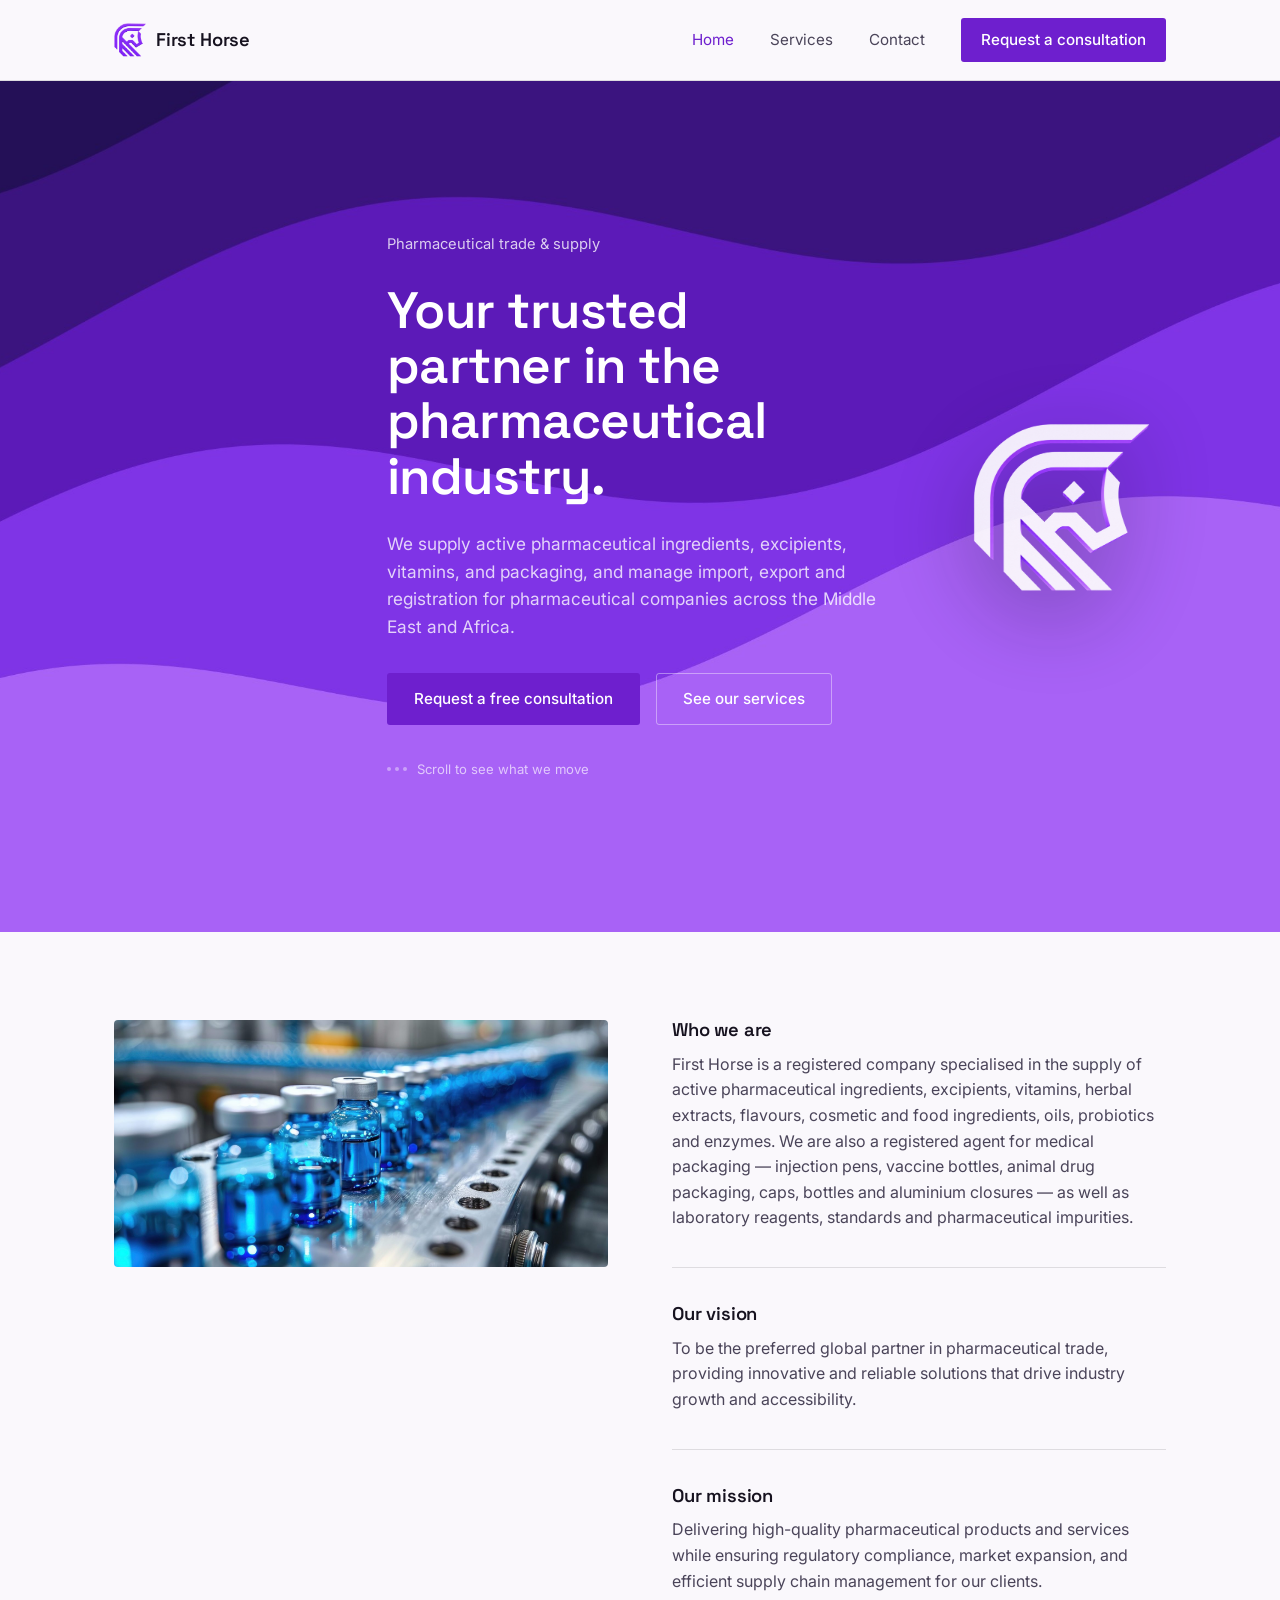
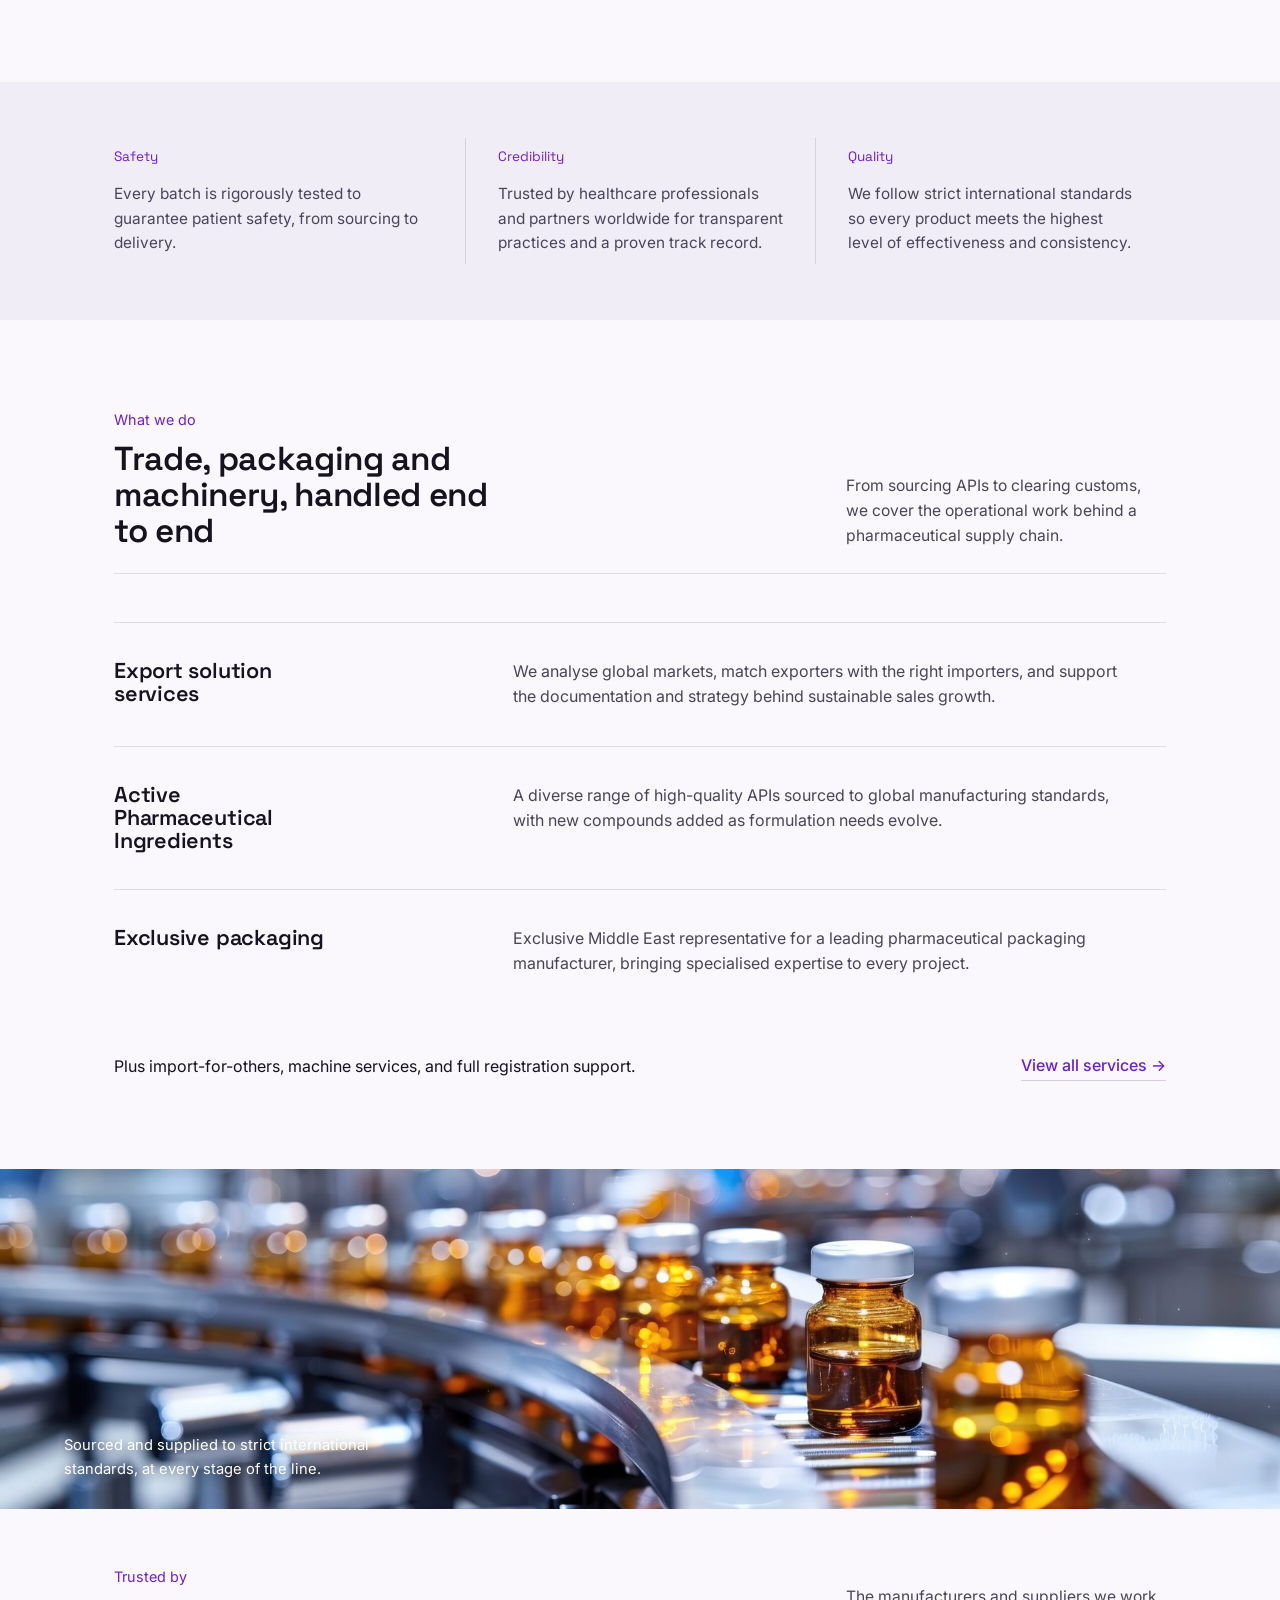
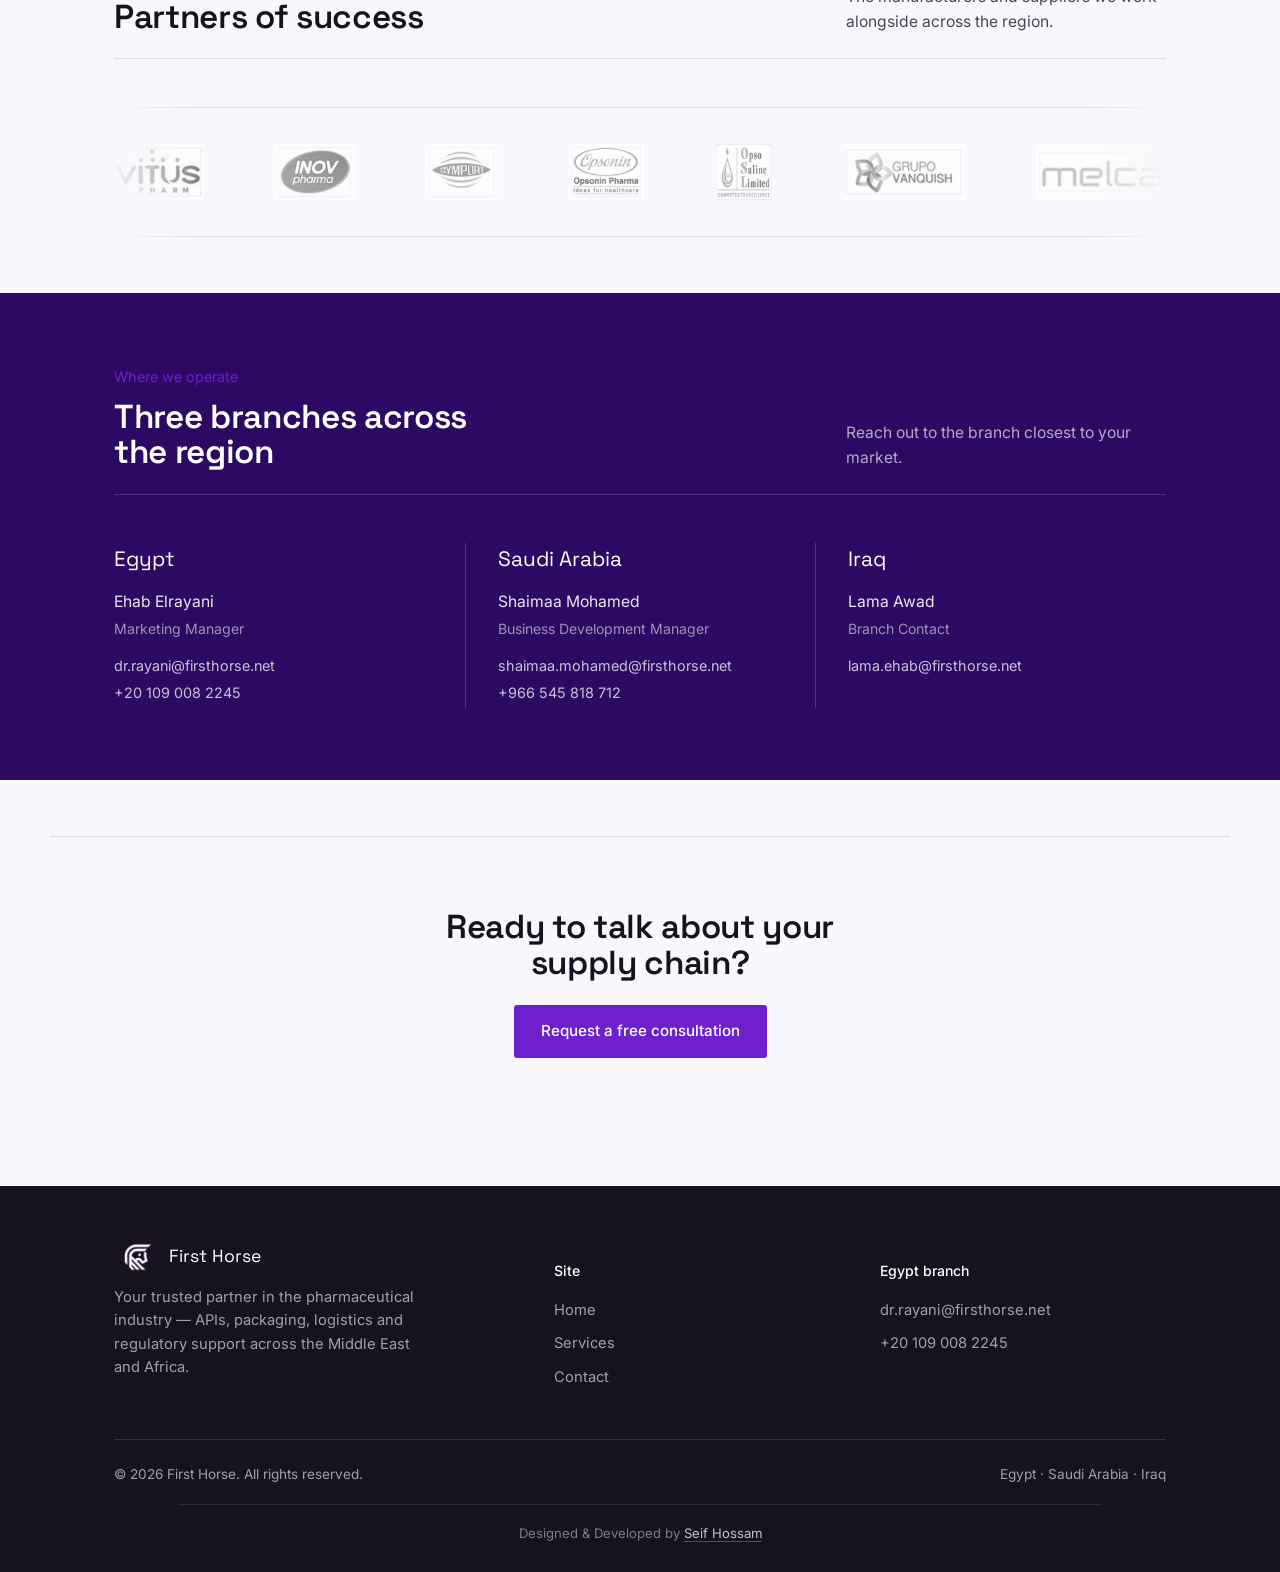
<file: index.html>
<!DOCTYPE html>
<html lang="en">
<head>
<meta charset="UTF-8">
<meta name="viewport" content="width=device-width, initial-scale=1.0">
<title>First Horse</title>
<meta name="description" content="First Horse supplies APIs, excipients, packaging and pharmaceutical machinery across Egypt, Saudi Arabia and Iraq, with full import-export and registration support.">
<link rel="icon" href="assets/mark-violet.png">
<link rel="preconnect" href="https://fonts.googleapis.com">
<link href="https://fonts.googleapis.com/css2?family=Space+Grotesk:wght@500;600;700&family=Inter:wght@400;500;600&display=swap" rel="stylesheet">
<link rel="stylesheet" href="assets/style.css">
</head>
<body>

<header class="site-header">
  <nav class="nav">
    <a href="index.html" class="brand">
      <img src="assets/mark-violet.png" alt="First Horse mark">
      <span>First Horse</span>
    </a>
    <div class="nav-links">
      <a href="index.html" aria-current="page">Home</a>
      <a href="services.html">Services</a>
      <a href="contact.html">Contact</a>
      <a href="https://wtsi.me/201090082245" class="nav-cta">Request a consultation</a>
    </div>
  </nav>
</header>

<main>

  <!-- HERO -->
  <section class="hero">
    <div class="hero-logo"><img src="assets/mark-white.png" alt="First Horse"></div>
    <div class="wrap hero-copy">
      <div class="eyebrow-line"> Pharmaceutical trade &amp; supply</div>
      <h1>Your trusted partner in the pharmaceutical industry.</h1>
      <p class="lede">We supply active pharmaceutical ingredients, excipients, vitamins, and packaging, and manage import, export and registration for pharmaceutical companies across the Middle East and Africa.</p>
      <div class="hero-actions">
        <a href="https://wtsi.me/201090082245" class="btn btn-primary">Request a free consultation</a>
        <a href="services.html" class="btn btn-ghost">See our services</a>
      </div>
      <div class="scroll-cue"><span class="dots"><i></i><i></i><i></i></span> Scroll to see what we move</div>
    </div>
  </section>

  <!-- ABOUT -->
  <section>
    <div class="wrap about-grid">
      <figure>
        <img src="assets/vials-blue.jpg" alt="Automated pharmaceutical bottling line">
      </figure>
      <div>
        <div class="about-block">
          <h3>Who we are</h3>
          <p>First Horse is a registered company specialised in the supply of active pharmaceutical ingredients, excipients, vitamins, herbal extracts, flavours, cosmetic and food ingredients, oils, probiotics and enzymes. We are also a registered agent for medical packaging — injection pens, vaccine bottles, animal drug packaging, caps, bottles and aluminium closures — as well as laboratory reagents, standards and pharmaceutical impurities.</p>
        </div>
        <div class="about-block">
          <h3>Our vision</h3>
          <p>To be the preferred global partner in pharmaceutical trade, providing innovative and reliable solutions that drive industry growth and accessibility.</p>
        </div>
        <div class="about-block">
          <h3>Our mission</h3>
          <p>Delivering high-quality pharmaceutical products and services while ensuring regulatory compliance, market expansion, and efficient supply chain management for our clients.</p>
        </div>
      </div>
    </div>
  </section>

  <!-- PILLARS -->
  <section class="tight" style="background:var(--paper-dim);">
    <div class="wrap">
      <div class="ledger">
        <div class="ledger-item">
          <span class="num">Safety</span>
          <p>Every batch is rigorously tested to guarantee patient safety, from sourcing to delivery.</p>
        </div>
        <div class="ledger-item">
          <span class="num">Credibility</span>
          <p>Trusted by healthcare professionals and partners worldwide for transparent practices and a proven track record.</p>
        </div>
        <div class="ledger-item">
          <span class="num">Quality</span>
          <p>We follow strict international standards so every product meets the highest level of effectiveness and consistency.</p>
        </div>
      </div>
    </div>
  </section>

  <!-- SERVICES TEASER -->
  <section>
    <div class="wrap">
      <div class="section-head">
        <div>
          <span class="kicker">What we do</span>
          <h2>Trade, packaging and machinery, handled end to end</h2>
        </div>
        <p class="note">From sourcing APIs to clearing customs, we cover the operational work behind a pharmaceutical supply chain.</p>
      </div>

      <div class="service-row">
        <h3>Export solution services</h3>
        <div class="body">We analyse global markets, match exporters with the right importers, and support the documentation and strategy behind sustainable sales growth.</div>
      </div>
      <div class="service-row">
        <h3>Active Pharmaceutical Ingredients</h3>
        <div class="body">A diverse range of high-quality APIs sourced to global manufacturing standards, with new compounds added as formulation needs evolve.</div>
      </div>
      <div class="service-row">
        <h3>Exclusive packaging</h3>
        <div class="body">Exclusive Middle East representative for a leading pharmaceutical packaging manufacturer, bringing specialised expertise to every project.</div>
      </div>

      <div class="service-link-row">
        <p class="body" style="margin:0;">Plus import-for-others, machine services, and full registration support.</p>
        <a href="services.html">View all services →</a>
      </div>
    </div>
  </section>

  <div class="photo-band">
    <img src="assets/vials-amber.jpg" alt="Pharmaceutical vials on a production line">
    <span class="caption">Sourced and supplied to strict international standards, at every stage of the line.</span>
  </div>

  <!-- PARTNERS OF SUCCESS -->
  <section class="tight">
    <div class="wrap">
      <div class="section-head">
        <div>
          <span class="kicker">Trusted by</span>
          <h2>Partners of success</h2>
        </div>
        <p class="note">The manufacturers and suppliers we work alongside across the region.</p>
      </div>
      <div class="partner-marquee">
        <div class="partner-track">
          <div class="partner-item"><img src="assets/partners/vitus-pharm.png" alt="Vitus Pharm"></div>
          <div class="partner-item"><img src="assets/partners/inov-pharma.png" alt="Inov Pharma"></div>
          <div class="partner-item"><img src="assets/partners/symport.png" alt="Symport"></div>
          <div class="partner-item"><img src="assets/partners/opsonin-pharma.png" alt="Opsonin Pharma"></div>
          <div class="partner-item"><img src="assets/partners/opso-saline.png" alt="Opso Saline Limited"></div>
          <div class="partner-item"><img src="assets/partners/grupo-vanquish.png" alt="Grupo Vanquish"></div>
          <div class="partner-item"><img src="assets/partners/melcare.png" alt="Melcare"></div>
          <div class="partner-item"><img src="assets/partners/soho-global-health.png" alt="SOHO Global Health"></div>
          <div class="partner-item"><img src="assets/partners/incepta.png" alt="Incepta"></div>
          <div class="partner-item"><img src="assets/partners/eva-pharma.png" alt="Eva Pharma"></div>
          <div class="partner-item"><img src="assets/partners/evalar.png" alt="Evalar"></div>
          <!-- duplicated for a seamless loop -->
          <div class="partner-item" aria-hidden="true"><img src="assets/partners/vitus-pharm.png" alt=""></div>
          <div class="partner-item" aria-hidden="true"><img src="assets/partners/inov-pharma.png" alt=""></div>
          <div class="partner-item" aria-hidden="true"><img src="assets/partners/symport.png" alt=""></div>
          <div class="partner-item" aria-hidden="true"><img src="assets/partners/opsonin-pharma.png" alt=""></div>
          <div class="partner-item" aria-hidden="true"><img src="assets/partners/opso-saline.png" alt=""></div>
          <div class="partner-item" aria-hidden="true"><img src="assets/partners/grupo-vanquish.png" alt=""></div>
          <div class="partner-item" aria-hidden="true"><img src="assets/partners/melcare.png" alt=""></div>
          <div class="partner-item" aria-hidden="true"><img src="assets/partners/soho-global-health.png" alt=""></div>
          <div class="partner-item" aria-hidden="true"><img src="assets/partners/incepta.png" alt=""></div>
          <div class="partner-item" aria-hidden="true"><img src="assets/partners/eva-pharma.png" alt=""></div>
          <div class="partner-item" aria-hidden="true"><img src="assets/partners/evalar.png" alt=""></div>
        </div>
      </div>
    </div>
  </section>

  <!-- GLOBAL PRESENCE -->
  <section class="presence">
    <div class="wrap">
      <div class="section-head">
        <div>
          <span class="kicker">Where we operate</span>
          <h2>Three branches across the region</h2>
        </div>
        <p class="note">Reach out to the branch closest to your market.</p>
      </div>
      <div class="branch-strip">
        <div class="branch">
          <div class="country">Egypt</div>
          <p class="who">Ehab Elrayani</p>
          <p class="role">Marketing Manager</p>
          <a class="contact-line" href="mailto:dr.rayani@firsthorse.net">dr.rayani@firsthorse.net</a>
          <a class="contact-line" href="tel:+201090082245">+20 109 008 2245</a>
        </div>
        <div class="branch">
          <div class="country">Saudi Arabia</div>
          <p class="who">Shaimaa Mohamed</p>
          <p class="role">Business Development Manager</p>
          <a class="contact-line" href="mailto:shaimaa.mohamed@firsthorse.net">shaimaa.mohamed@firsthorse.net</a>
          <a class="contact-line" href="tel:+966545818712">+966 545 818 712</a>
        </div>
        <div class="branch">
          <div class="country">Iraq</div>
          <p class="who">Lama Awad</p>
          <p class="role">Branch Contact</p>
          <a class="contact-line" href="mailto:lama.ehab@firsthorse.net">lama.ehab@firsthorse.net</a>
        </div>
      </div>
    </div>
  </section>

  <!-- CTA -->
  <section class="tight">
    <div class="wrap cta-band">
      <h2>Ready to talk about your supply chain?</h2>
      <a href="https://wtsi.me/201090082245" class="btn btn-primary">Request a free consultation</a>
    </div>
  </section>

</main>

<footer>
  <div class="wrap">
    <div class="footer-top">
      <div>
        <div class="footer-brand">
          <img src="assets/mark-white.png" alt="First Horse mark">
          <span>First Horse</span>
        </div>
        <p>Your trusted partner in the pharmaceutical industry — APIs, packaging, logistics and regulatory support across the Middle East and Africa.</p>
      </div>
      <div class="footer-col">
        <h4>Site</h4>
        <a href="index.html">Home</a>
        <a href="services.html">Services</a>
        <a href="contact.html">Contact</a>
      </div>
      <div class="footer-col">
        <h4>Egypt branch</h4>
        <a href="mailto:dr.rayani@firsthorse.net">dr.rayani@firsthorse.net</a>
        <a href="tel:+201090082245">+20 109 008 2245</a>
      </div>
    </div>
    <div class="footer-bottom">
      <span>© 2026 First Horse. All rights reserved.</span>
      <span>Egypt · Saudi Arabia · Iraq</span>
    </div>
      <div class="wrap">
    <p class="credit">Designed & Developed by <a href="https://seif-cmd.github.io/seif../" target="_blank" rel="noopener">Seif Hossam</a></p>
  </div>
  </div>
</footer>

</body>
</html>
</file>
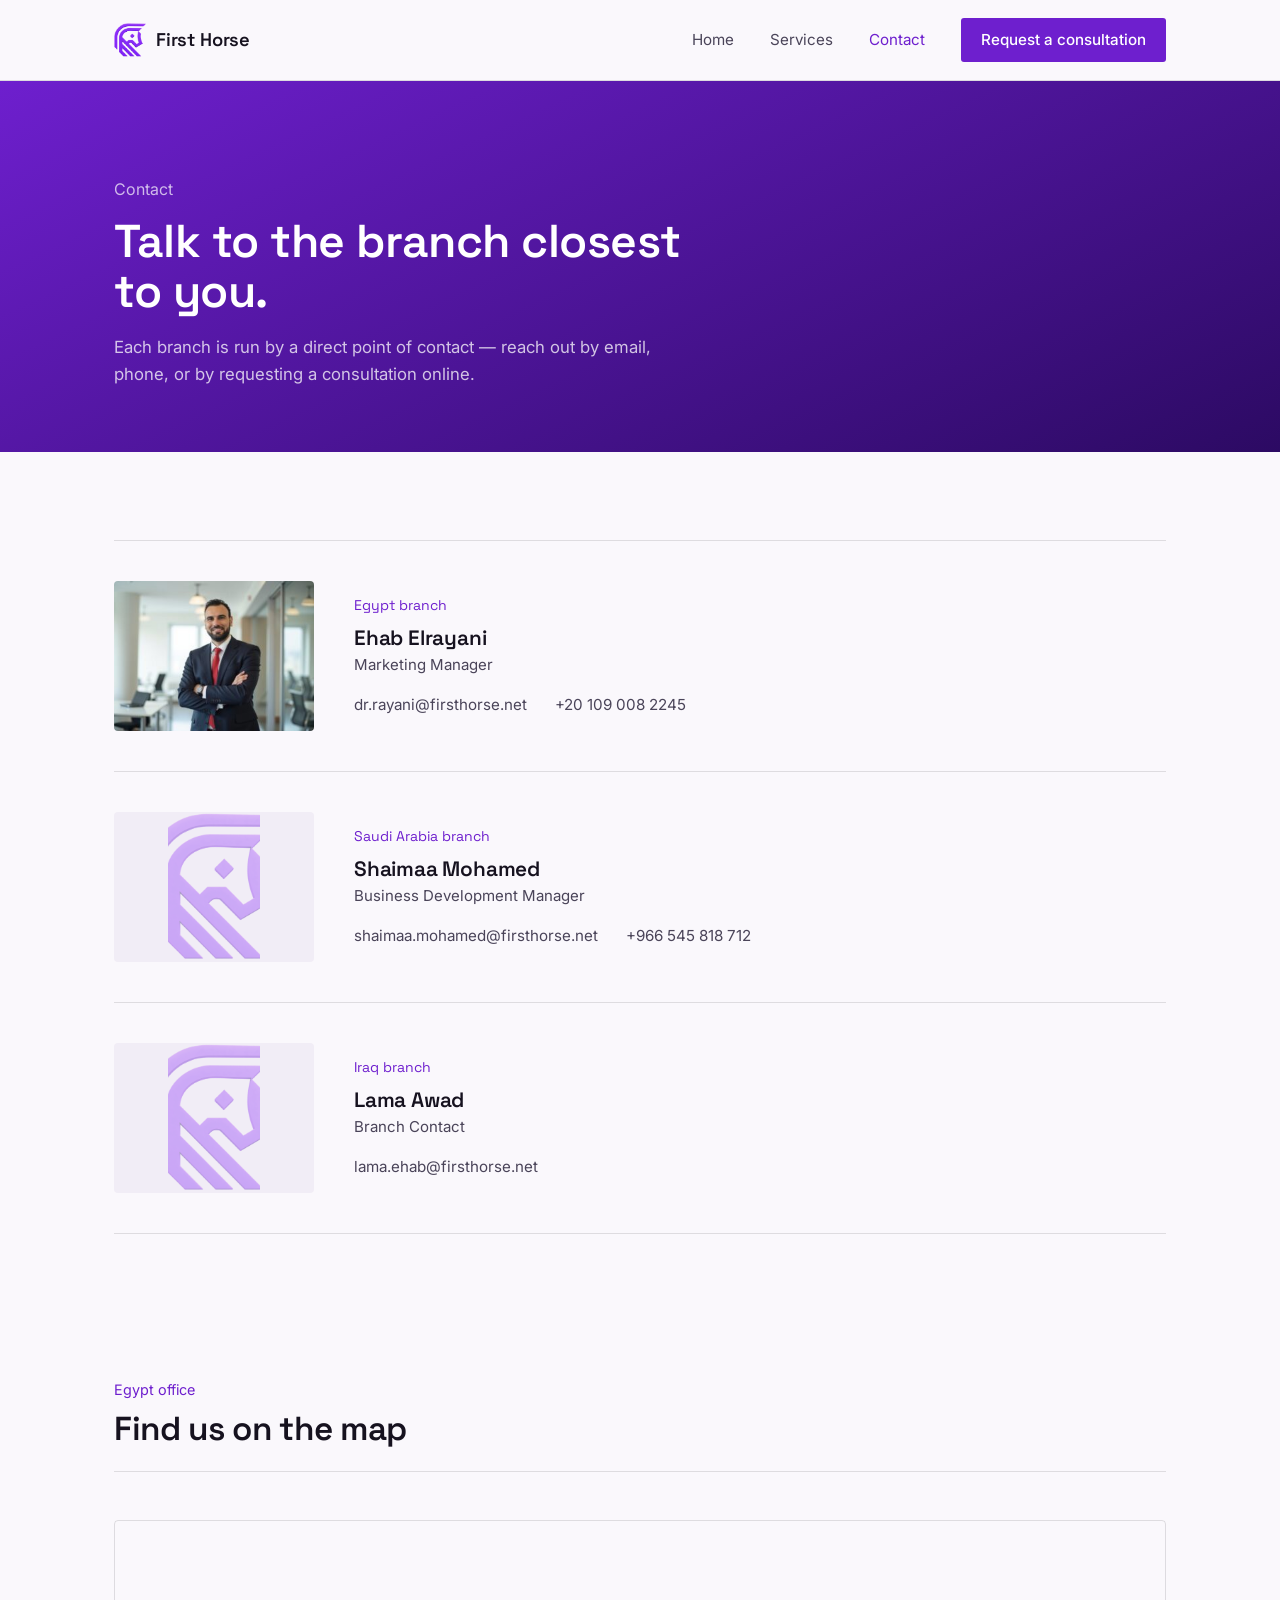
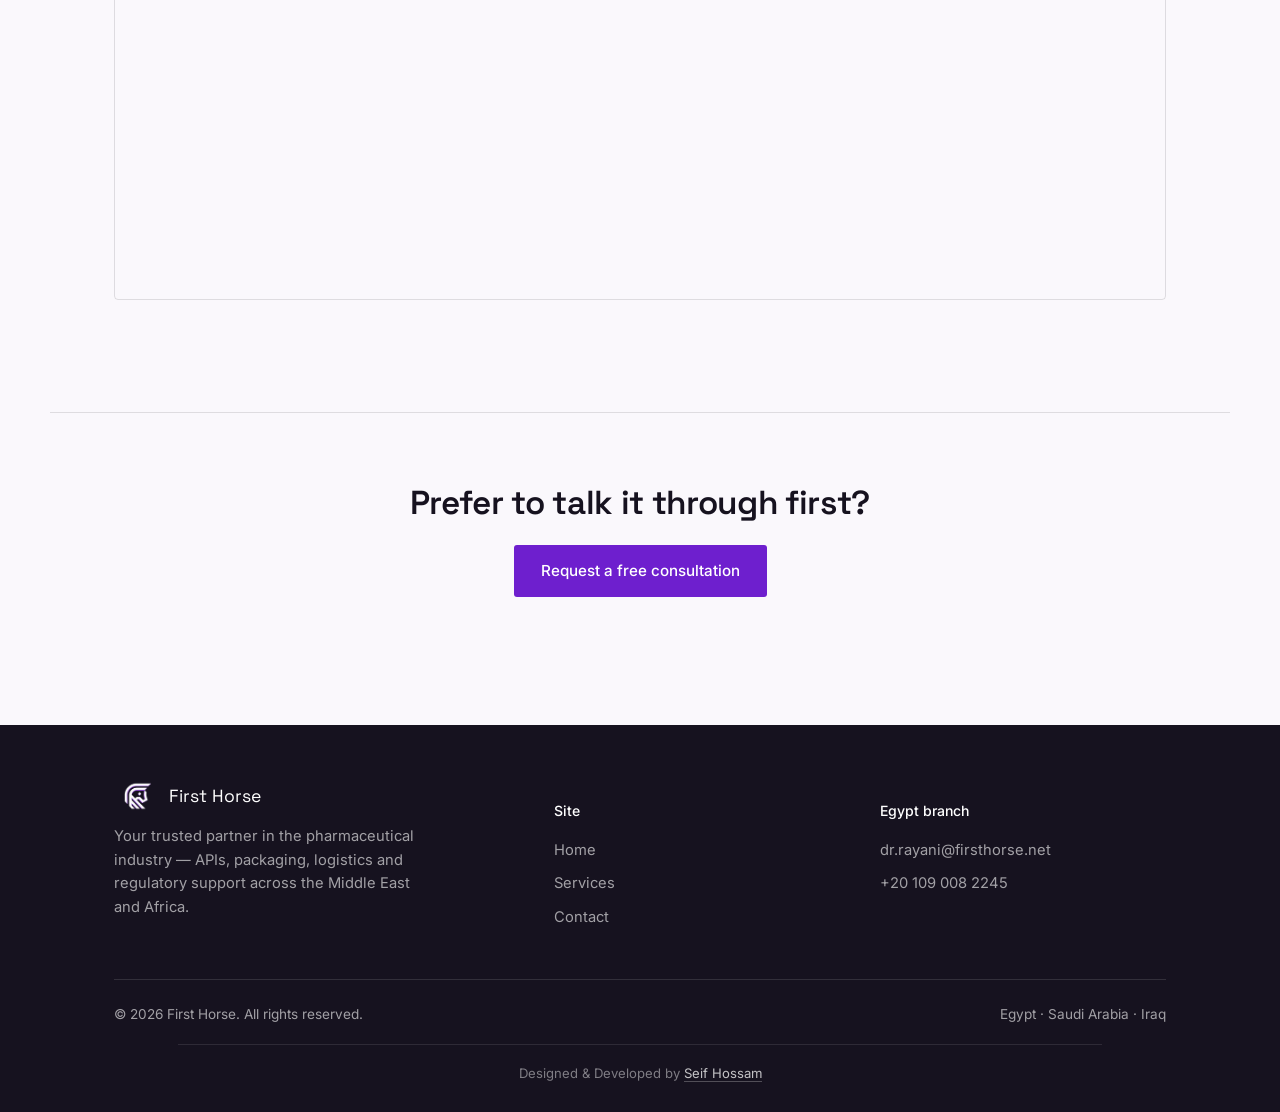
<file: contact.html>
<!DOCTYPE html>
<html lang="en">
<head>
<meta charset="UTF-8">
<meta name="viewport" content="width=device-width, initial-scale=1.0">
<title>Contact Us</title>
<meta name="description" content="Reach First Horse's Egypt, Saudi Arabia and Iraq branches directly.">
<link rel="icon" href="assets/mark-violet.png">
<link rel="preconnect" href="https://fonts.googleapis.com">
<link href="https://fonts.googleapis.com/css2?family=Space+Grotesk:wght@500;600;700&family=Inter:wght@400;500;600&display=swap" rel="stylesheet">
<link rel="stylesheet" href="assets/style.css">
</head>
<body>

<header class="site-header">
  <nav class="nav">
    <a href="index.html" class="brand">
      <img src="assets/mark-violet.png" alt="First Horse mark">
      <span>First Horse</span>
    </a>
    <div class="nav-links">
      <a href="index.html">Home</a>
      <a href="services.html">Services</a>
      <a href="contact.html" aria-current="page">Contact</a>
      <a href="https://wtsi.me/201090082245" class="nav-cta">Request a consultation</a>
    </div>
  </nav>
</header>

<main>

  <section class="page-hero">
    <div class="wrap">
      <span class="kicker" style="display:block;margin-bottom:14px;">Contact</span>
      <h1>Talk to the branch closest to you.</h1>
      <p>Each branch is run by a direct point of contact — reach out by email, phone, or by requesting a consultation online.</p>
    </div>
  </section>

  <section>
    <div class="wrap branch-list">

      <div class="branch-card">
        <div class="photo">
          <img src="assets/contact-egypt.jpg" alt="Ehab Elrayani, Marketing Manager, Egypt branch">
        </div>
        <div>
          <div class="country">Egypt branch</div>
          <h3>Ehab Elrayani</h3>
          <p class="role">Marketing Manager</p>
          <div class="lines">
            <a href="mailto:dr.rayani@firsthorse.net">dr.rayani@firsthorse.net</a>
            <a href="tel:+201090082245">+20 109 008 2245</a>
          </div>
        </div>
      </div>

      <div class="branch-card">
        <div class="photo placeholder">
          <img src="assets/mark-violet.png" alt="">
        </div>
        <div>
          <div class="country">Saudi Arabia branch</div>
          <h3>Shaimaa Mohamed</h3>
          <p class="role">Business Development Manager</p>
          <div class="lines">
            <a href="mailto:shaimaa.mohamed@firsthorse.net">shaimaa.mohamed@firsthorse.net</a>
            <a href="tel:+966545818712">+966 545 818 712</a>
          </div>
        </div>
      </div>

      <div class="branch-card">
        <div class="photo placeholder">
          <img src="assets/mark-violet.png" alt="">
        </div>
        <div>
          <div class="country">Iraq branch</div>
          <h3>Lama Awad</h3>
          <p class="role">Branch Contact</p>
          <div class="lines">
            <a href="mailto:lama.ehab@firsthorse.net">lama.ehab@firsthorse.net</a>
          </div>
        </div>
      </div>

    </div>
  </section>

  <section class="tight">
    <div class="wrap">
      <div class="section-head">
        <div>
          <span class="kicker">Egypt office</span>
          <h2>Find us on the map</h2>
        </div>
      </div>
      <div class="map-frame">
        <iframe src="https://maps.google.com/maps?q=egypt&t=m&z=6&output=embed&iwloc=near" loading="lazy" title="First Horse — Egypt"></iframe>
      </div>
    </div>
  </section>

  <section class="tight">
    <div class="wrap cta-band">
      <h2>Prefer to talk it through first?</h2>
      <a href="https://wtsi.me/201090082245" class="btn btn-primary">Request a free consultation</a>
    </div>
  </section>

</main>

<footer>
  <div class="wrap">
    <div class="footer-top">
      <div>
        <div class="footer-brand">
          <img src="assets/mark-white.png" alt="First Horse mark">
          <span>First Horse</span>
        </div>
        <p>Your trusted partner in the pharmaceutical industry — APIs, packaging, logistics and regulatory support across the Middle East and Africa.</p>
      </div>
      <div class="footer-col">
        <h4>Site</h4>
        <a href="index.html">Home</a>
        <a href="services.html">Services</a>
        <a href="contact.html">Contact</a>
      </div>
      <div class="footer-col">
        <h4>Egypt branch</h4>
        <a href="mailto:dr.rayani@firsthorse.net">dr.rayani@firsthorse.net</a>
        <a href="tel:+201090082245">+20 109 008 2245</a>
      </div>
    </div>
    <div class="footer-bottom">
      <span>© 2026 First Horse. All rights reserved.</span>
      <span>Egypt · Saudi Arabia · Iraq</span>
    </div>
          <div class="wrap">
    <p class="credit">Designed & Developed by <a href="https://seif-cmd.github.io/seif../" target="_blank" rel="noopener">Seif Hossam</a></p>
  </div>
  </div>
</footer>

</body>
</html>
</file>
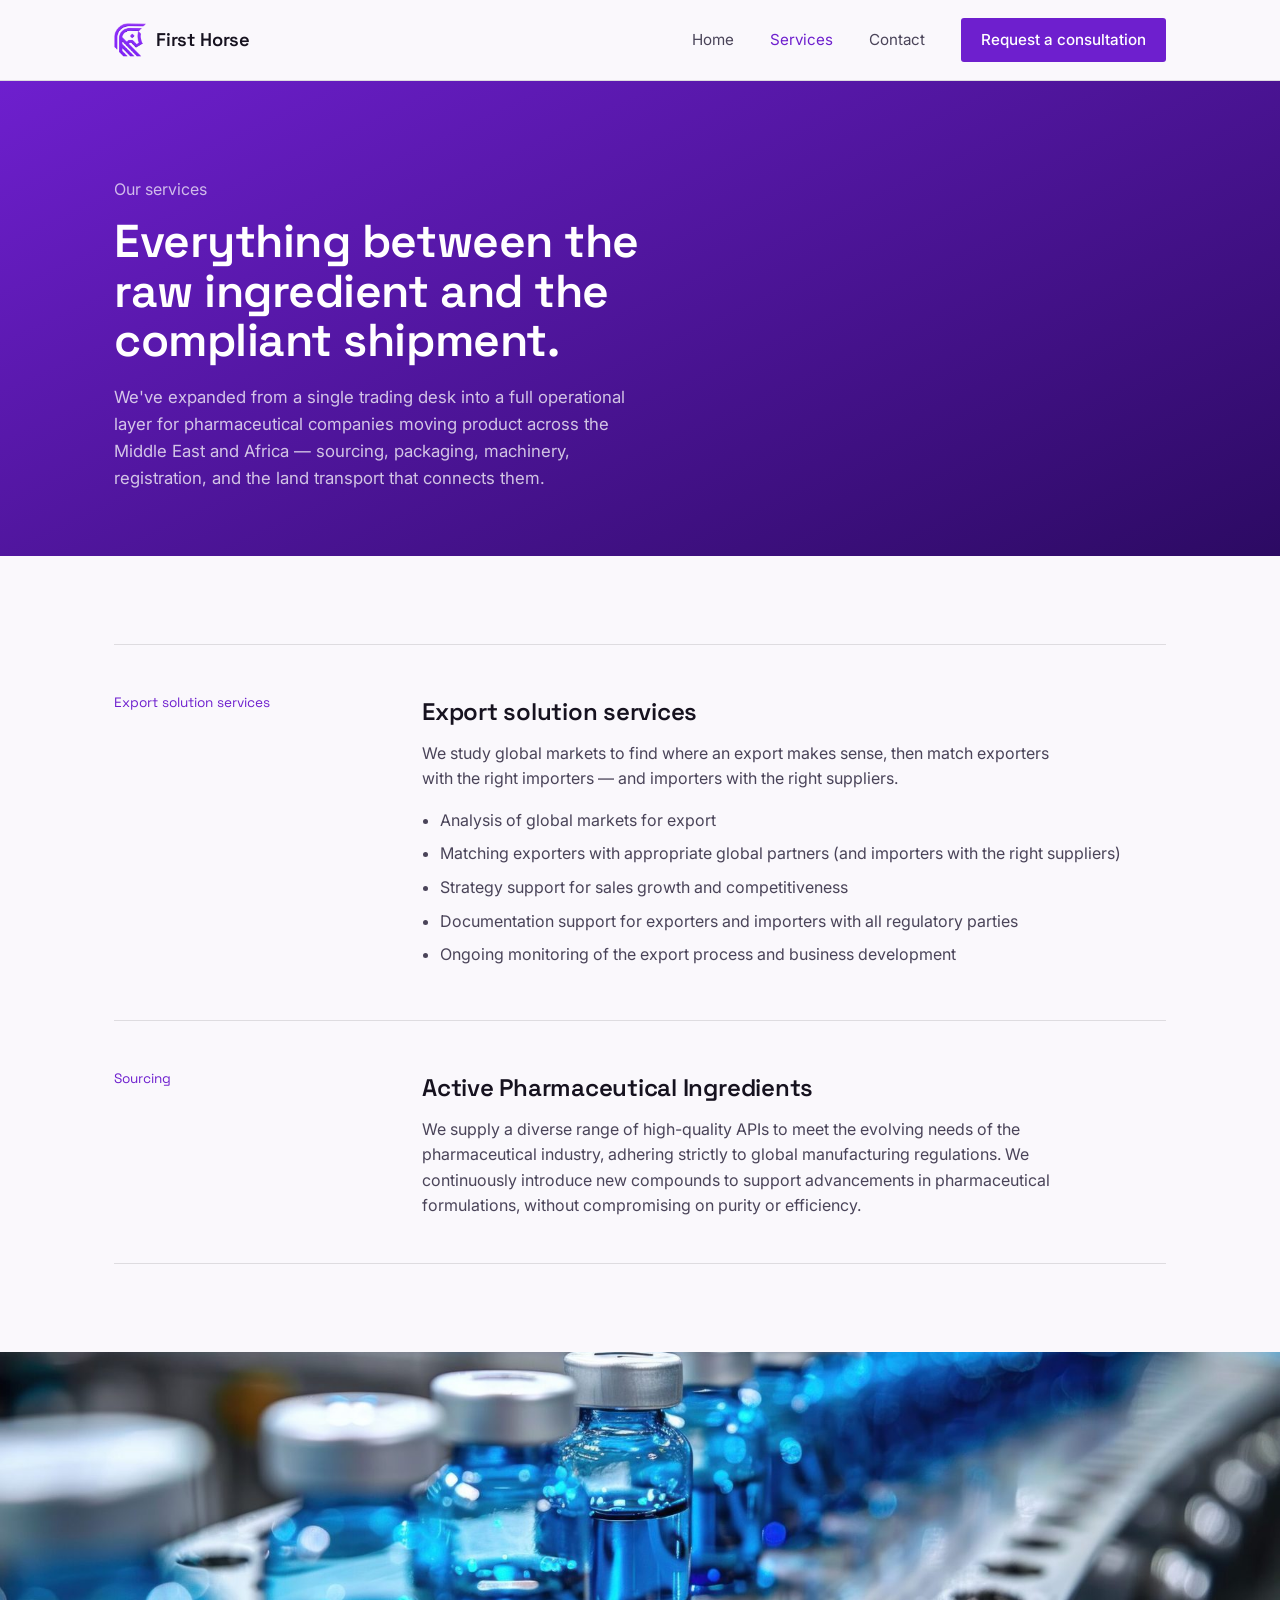
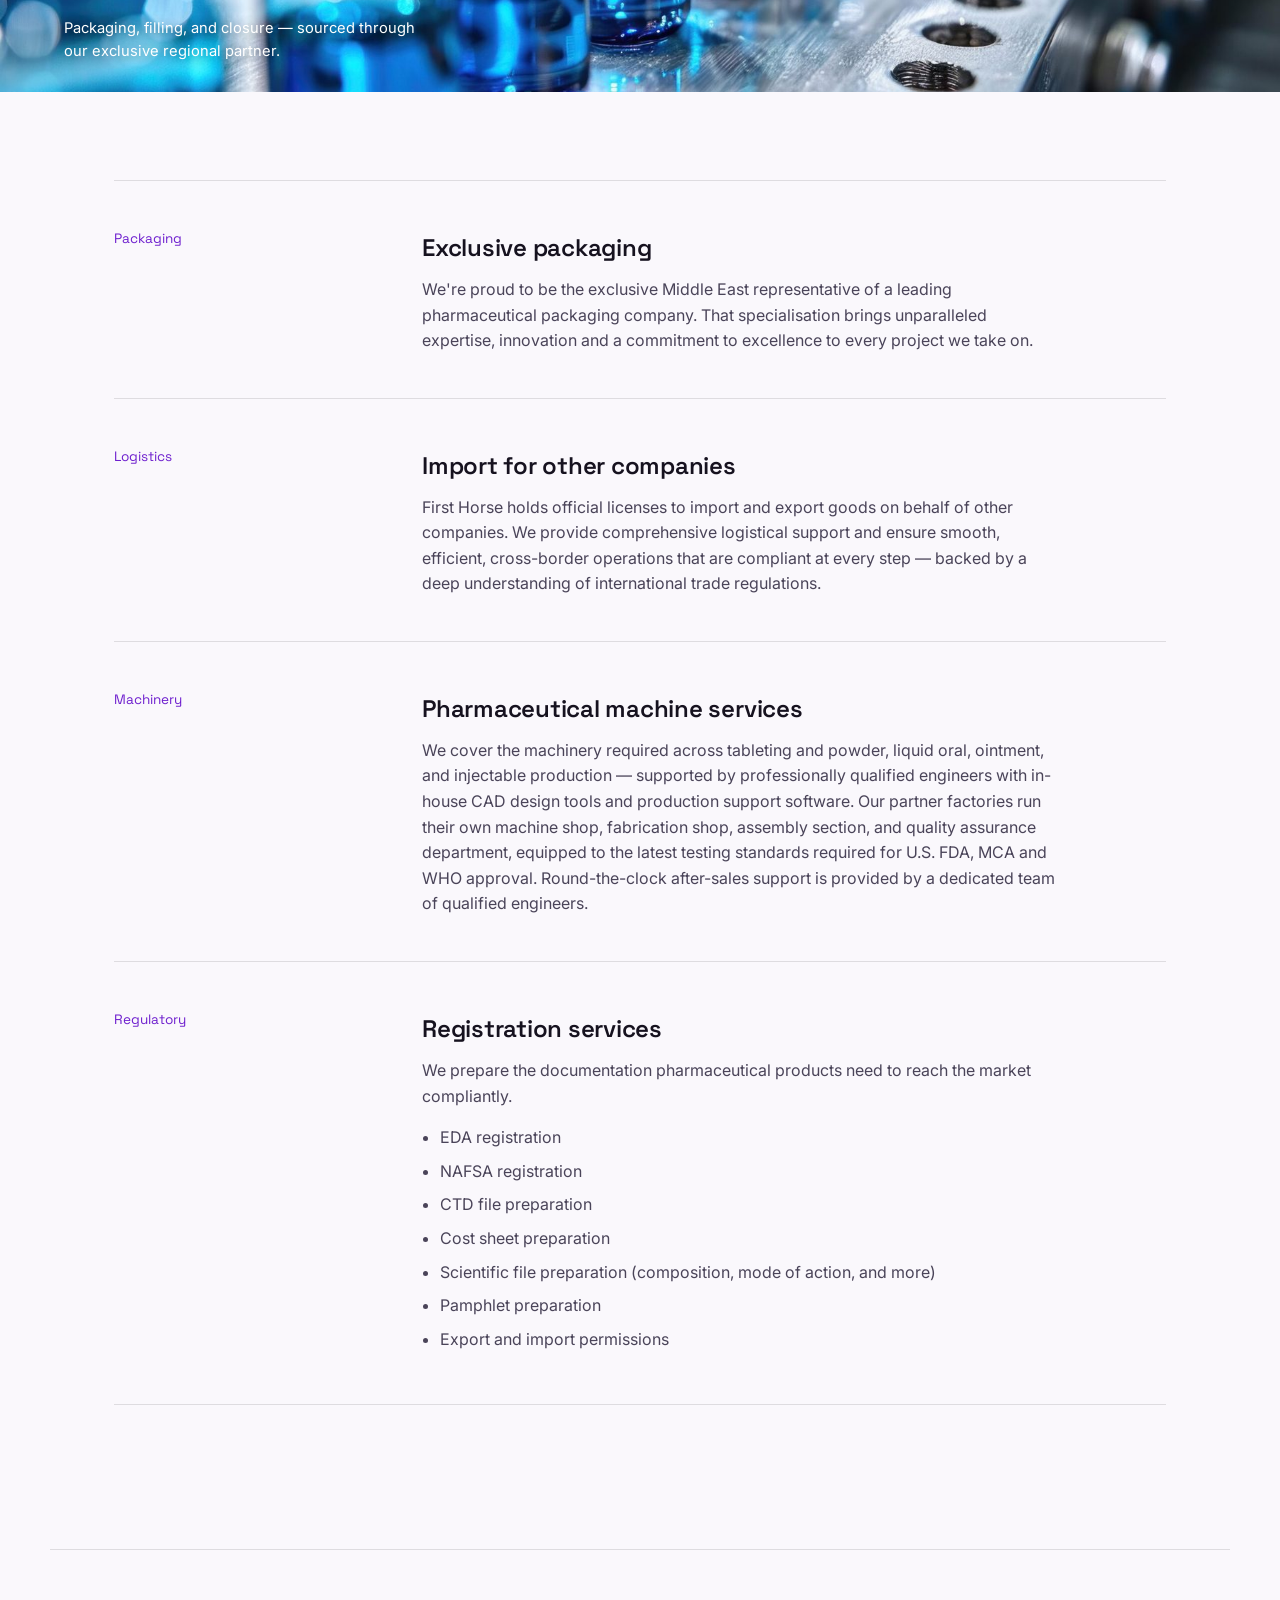
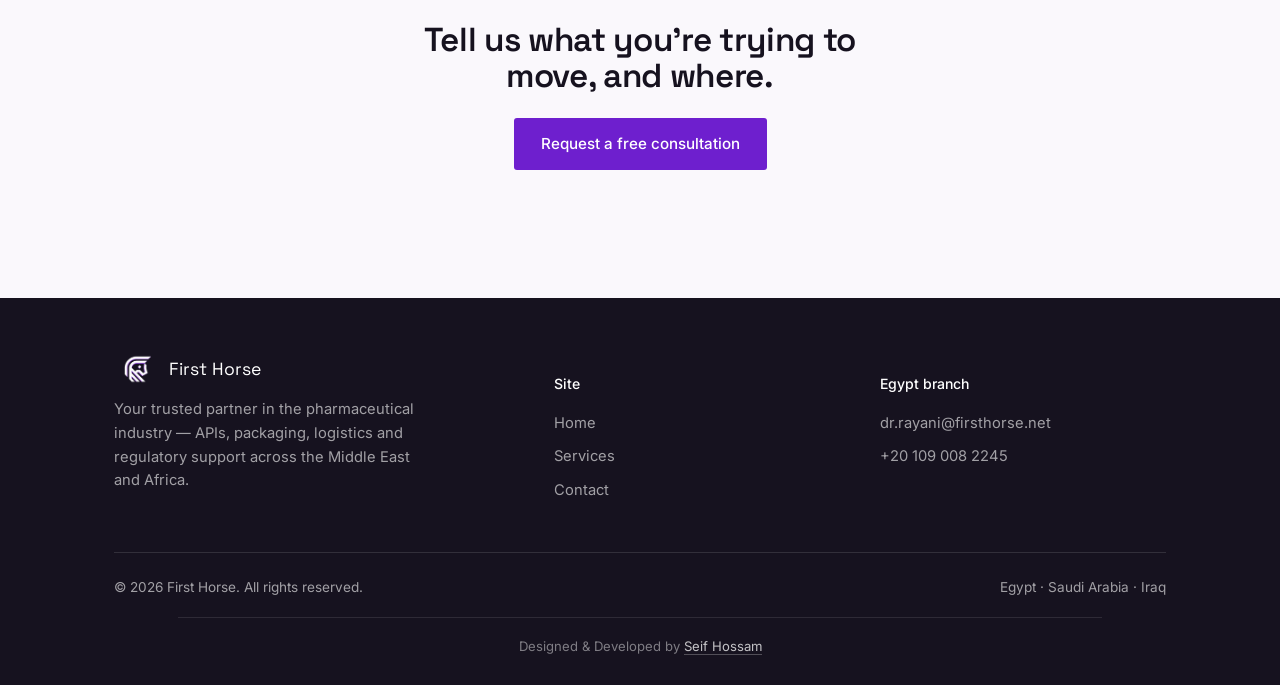
<file: services.html>
<!DOCTYPE html>
<html lang="en">
<head>
<meta charset="UTF-8">
<meta name="viewport" content="width=device-width, initial-scale=1.0">
<title>Our Services</title>
<meta name="description" content="Export solutions, APIs, exclusive packaging, import for other companies, pharmaceutical machine services and registration support from First Horse.">
<link rel="icon" href="assets/mark-violet.png">
<link rel="preconnect" href="https://fonts.googleapis.com">
<link href="https://fonts.googleapis.com/css2?family=Space+Grotesk:wght@500;600;700&family=Inter:wght@400;500;600&display=swap" rel="stylesheet">
<link rel="stylesheet" href="assets/style.css">
</head>
<body>

<header class="site-header">
  <nav class="nav">
    <a href="index.html" class="brand">
      <img src="assets/mark-violet.png" alt="First Horse mark">
      <span>First Horse</span>
    </a>
    <div class="nav-links">
      <a href="index.html">Home</a>
      <a href="services.html" aria-current="page">Services</a>
      <a href="contact.html">Contact</a>
      <a href="https://wtsi.me/201090082245" class="nav-cta">Request a consultation</a>
    </div>
  </nav>
</header>

<main>

  <section class="page-hero">
    <div class="wrap">
      <span class="kicker" style="display:block;margin-bottom:14px;">Our services</span>
      <h1>Everything between the raw ingredient and the compliant shipment.</h1>
      <p>We've expanded from a single trading desk into a full operational layer for pharmaceutical companies moving product across the Middle East and Africa — sourcing, packaging, machinery, registration, and the land transport that connects them.</p>
    </div>
  </section>

  <section>
    <div class="wrap">

      <div class="service-detail">
        <div>
          <span class="label">Export solution services</span>
        </div>
        <div>
          <h3>Export solution services</h3>
          <div class="body">We study global markets to find where an export makes sense, then match exporters with the right importers — and importers with the right suppliers.</div>
          <ul>
            <li>Analysis of global markets for export</li>
            <li>Matching exporters with appropriate global partners (and importers with the right suppliers)</li>
            <li>Strategy support for sales growth and competitiveness</li>
            <li>Documentation support for exporters and importers with all regulatory parties</li>
            <li>Ongoing monitoring of the export process and business development</li>
          </ul>
        </div>
      </div>

      <div class="service-detail">
        <div>
          <span class="label">Sourcing</span>
        </div>
        <div>
          <h3>Active Pharmaceutical Ingredients</h3>
          <div class="body">We supply a diverse range of high-quality APIs to meet the evolving needs of the pharmaceutical industry, adhering strictly to global manufacturing regulations. We continuously introduce new compounds to support advancements in pharmaceutical formulations, without compromising on purity or efficiency.</div>
        </div>
      </div>

    </div>
  </section>

  <div class="photo-band">
    <img src="assets/vials-blue.jpg" alt="Sealed pharmaceutical vials on a filling line">
    <span class="caption">Packaging, filling, and closure — sourced through our exclusive regional partner.</span>
  </div>

  <section>
    <div class="wrap">

      <div class="service-detail">
        <div>
          <span class="label">Packaging</span>
        </div>
        <div>
          <h3>Exclusive packaging</h3>
          <div class="body">We're proud to be the exclusive Middle East representative of a leading pharmaceutical packaging company. That specialisation brings unparalleled expertise, innovation and a commitment to excellence to every project we take on.</div>
        </div>
      </div>

      <div class="service-detail">
        <div>
          <span class="label">Logistics</span>
        </div>
        <div>
          <h3>Import for other companies</h3>
          <div class="body">First Horse holds official licenses to import and export goods on behalf of other companies. We provide comprehensive logistical support and ensure smooth, efficient, cross-border operations that are compliant at every step — backed by a deep understanding of international trade regulations.</div>
        </div>
      </div>

      <div class="service-detail">
        <div>
          <span class="label">Machinery</span>
        </div>
        <div>
          <h3>Pharmaceutical machine services</h3>
          <div class="body">We cover the machinery required across tableting and powder, liquid oral, ointment, and injectable production — supported by professionally qualified engineers with in-house CAD design tools and production support software. Our partner factories run their own machine shop, fabrication shop, assembly section, and quality assurance department, equipped to the latest testing standards required for U.S. FDA, MCA and WHO approval. Round-the-clock after-sales support is provided by a dedicated team of qualified engineers.</div>
        </div>
      </div>

      <div class="service-detail">
        <div>
          <span class="label">Regulatory</span>
        </div>
        <div>
          <h3>Registration services</h3>
          <div class="body">We prepare the documentation pharmaceutical products need to reach the market compliantly.</div>
          <ul>
            <li>EDA registration</li>
            <li>NAFSA registration</li>
            <li>CTD file preparation</li>
            <li>Cost sheet preparation</li>
            <li>Scientific file preparation (composition, mode of action, and more)</li>
            <li>Pamphlet preparation</li>
            <li>Export and import permissions</li>
          </ul>
        </div>
      </div>

    </div>
  </section>

  <section class="tight">
    <div class="wrap cta-band">
      <h2>Tell us what you're trying to move, and where.</h2>
      <a href="https://wtsi.me/201090082245" class="btn btn-primary">Request a free consultation</a>
    </div>
  </section>

</main>

<footer>
  <div class="wrap">
    <div class="footer-top">
      <div>
        <div class="footer-brand">
          <img src="assets/mark-white.png" alt="First Horse mark">
          <span>First Horse</span>
        </div>
        <p>Your trusted partner in the pharmaceutical industry — APIs, packaging, logistics and regulatory support across the Middle East and Africa.</p>
      </div>
      <div class="footer-col">
        <h4>Site</h4>
        <a href="index.html">Home</a>
        <a href="services.html">Services</a>
        <a href="contact.html">Contact</a>
      </div>
      <div class="footer-col">
        <h4>Egypt branch</h4>
        <a href="mailto:dr.rayani@firsthorse.net">dr.rayani@firsthorse.net</a>
        <a href="tel:+201090082245">+20 109 008 2245</a>
      </div>
    </div>
    <div class="footer-bottom">
      <span>© 2026 First Horse. All rights reserved.</span>
      <span>Egypt · Saudi Arabia · Iraq</span>
    </div>
      <div class="wrap">
    <p class="credit">Designed & Developed by <a href="https://seif-cmd.github.io/seif../" target="_blank" rel="noopener">Seif Hossam</a></p>
  </div>
  </div>
</footer>

</body>
</html>
</file>
<file: assets/style.css>
/* ============================================================
   First Horse — design tokens
   ============================================================ */
:root {
  --ink: #16121f;
  --ink-soft: #4a4459;
  --paper: #faf8fc;
  --paper-dim: #f1edf6;
  --violet: #6e1fce;
  --violet-deep: #2c0a63;
  --violet-line: rgba(110, 31, 206, 0.22);
  --amber: #d99a34;
  --line: rgba(22, 18, 31, 0.12);
  --max: 1180px;
  --gutter: clamp(24px, 5vw, 72px);
}

* { box-sizing: border-box; }
html { scroll-behavior: smooth; }

body {
  margin: 0;
  background: var(--paper);
  color: var(--ink);
  font-family: "Inter", -apple-system, BlinkMacSystemFont, sans-serif;
  font-size: 16px;
  line-height: 1.6;
  -webkit-font-smoothing: antialiased;
}

h1, h2, h3, .display {
  font-family: "Space Grotesk", "Inter", sans-serif;
  font-weight: 600;
  line-height: 1.08;
  letter-spacing: -0.01em;
  margin: 0;
  color: var(--ink);
}

p { margin: 0; }
a { color: inherit; text-decoration: none; }
img { max-width: 100%; display: block; }

.wrap {
  max-width: var(--max);
  margin: 0 auto;
  padding-left: var(--gutter);
  padding-right: var(--gutter);
}

a:focus-visible,
button:focus-visible {
  outline: 2px solid var(--violet);
  outline-offset: 3px;
}

/* ---------- Nav ---------- */
.site-header {
  position: sticky;
  top: 0;
  z-index: 40;
  background: rgba(250, 248, 252, 0.92);
  backdrop-filter: blur(8px);
  border-bottom: 1px solid var(--line);
}

.nav {
  display: flex;
  align-items: center;
  justify-content: space-between;
  padding: 18px var(--gutter);
  max-width: var(--max);
  margin: 0 auto;
}

.brand {
  display: flex;
  align-items: center;
  gap: 10px;
}

.brand img { height: 34px; width: auto; }

.brand span {
  font-family: "Space Grotesk", sans-serif;
  font-weight: 600;
  font-size: 1.15rem;
  letter-spacing: -0.01em;
}

.nav-links {
  display: flex;
  align-items: center;
  gap: 36px;
}

.nav-links a {
  font-size: 0.95rem;
  color: var(--ink-soft);
  transition: color 0.15s ease;
}

.nav-links a:hover,
.nav-links a[aria-current="page"] {
  color: var(--violet);
}

.nav-cta {
  padding: 10px 20px;
  background: var(--violet);
  color: #fff !important;
  border-radius: 3px;
  font-size: 0.9rem;
  font-weight: 500;
}

.nav-cta:hover { background: var(--violet-deep); }

.nav-toggle { display: none; }

/* ---------- Buttons ---------- */
.btn {
  display: inline-flex;
  align-items: center;
  gap: 8px;
  padding: 13px 26px;
  border-radius: 3px;
  font-size: 0.95rem;
  font-weight: 500;
  border: 1px solid transparent;
}

.btn-primary { background: var(--violet); color: #fff; }
.btn-primary:hover { background: var(--violet-deep); }

.btn-ghost {
  border-color: var(--line);
  color: var(--ink);
}
.btn-ghost:hover { border-color: var(--violet); color: var(--violet); }

.hero .btn-ghost {
  border-color: rgba(255,255,255,0.4);
  color: #fff;
}
.hero .btn-ghost:hover { border-color: #fff; }

/* ---------- Hero (home) ---------- */
.hero {
  position: relative;
  min-height: 680px;
  display: flex;
  align-items: center;
  overflow: hidden;
  background: url("hero-wave.jpg") center / cover no-repeat;
  color: #fff;
}

.hero-logo {
  position: absolute;
  right: 6%;
  top: 50%;
  transform: translateY(-50%);
  width: 300px;
  max-width: 26%;
  opacity: 0.92;
  filter: drop-shadow(0 24px 44px rgba(10, 5, 30, 0.4));
}

.hero-copy {
  display: flex;
  flex-direction: column;
  gap: 26px;
  padding-top: 64px;
  padding-bottom: 64px;
  max-width: 640px;
}

.eyebrow-line {
  display: flex;
  align-items: center;
  gap: 12px;
  color: rgba(255,255,255,0.78);
  font-size: 0.92rem;
}

.eyebrow-line .dash {
  width: 28px;
  height: 1px;
  background: #fff;
}

.hero-copy h1 {
  color: #fff;
  font-size: clamp(2.4rem, 4vw, 3.4rem);
  max-width: 14ch;
}

.hero-copy .lede {
  max-width: 46ch;
  color: rgba(255,255,255,0.78);
  font-size: 1.08rem;
}

.hero-actions {
  display: flex;
  gap: 16px;
  flex-wrap: wrap;
  margin-top: 6px;
}

.scroll-cue {
  display: flex;
  align-items: center;
  gap: 10px;
  color: rgba(255,255,255,0.65);
  font-size: 0.82rem;
  margin-top: 8px;
}

.scroll-cue .dots { display: flex; gap: 4px; }
.scroll-cue .dots i {
  width: 4px;
  height: 4px;
  border-radius: 50%;
  background: #fff;
  display: inline-block;
  opacity: 0.4;
}

@media (prefers-reduced-motion: no-preference) {
  .hero-copy > * {
    opacity: 0;
    animation: reveal-up 0.7s ease forwards;
  }
  .hero-copy > *:nth-child(1) { animation-delay: 0.05s; }
  .hero-copy > *:nth-child(2) { animation-delay: 0.15s; }
  .hero-copy > *:nth-child(3) { animation-delay: 0.25s; }
  .hero-copy > *:nth-child(4) { animation-delay: 0.35s; }
  .hero-copy > *:nth-child(5) { animation-delay: 0.45s; }
  .scroll-cue .dots i { animation: pulse-dot 1.4s ease-in-out infinite; }
  .scroll-cue .dots i:nth-child(2) { animation-delay: 0.2s; }
  .scroll-cue .dots i:nth-child(3) { animation-delay: 0.4s; }
}

@keyframes reveal-up {
  from { opacity: 0; transform: translateY(10px); }
  to { opacity: 1; transform: translateY(0); }
}

@keyframes pulse-dot {
  0%, 100% { opacity: 0.4; }
  50% { opacity: 1; }
}

/* ---------- Section scaffolding ---------- */
section { padding: 88px 0; }
section.tight { padding: 56px 0; }

.section-head {
  display: flex;
  justify-content: space-between;
  align-items: flex-end;
  gap: 40px;
  margin-bottom: 48px;
  border-bottom: 1px solid var(--line);
  padding-bottom: 24px;
}

.section-head h2 {
  font-size: clamp(1.7rem, 2.6vw, 2.3rem);
  max-width: 18ch;
}

.section-head .kicker {
  color: var(--violet);
  font-size: 0.9rem;
  margin-bottom: 10px;
  display: block;
}

.section-head .note {
  max-width: 32ch;
  color: var(--ink-soft);
  font-size: 0.98rem;
}

/* ---------- About / who we are ---------- */
.about-grid {
  display: grid;
  grid-template-columns: 1fr 1fr;
  gap: 64px;
  align-items: start;
}

.about-grid figure {
  margin: 0;
  border-radius: 4px;
  overflow: hidden;
  position: sticky;
  top: 100px;
}

.about-block + .about-block {
  margin-top: 36px;
  padding-top: 36px;
  border-top: 1px solid var(--line);
}

.about-block h3 {
  font-size: 1.15rem;
  margin-bottom: 12px;
}

.about-block p {
  color: var(--ink-soft);
}

/* ---------- Ledger / pillars ---------- */
.ledger {
  display: grid;
  grid-template-columns: repeat(3, 1fr);
}

.ledger-item {
  padding: 8px 32px;
  border-left: 1px solid var(--line);
}

.ledger-item:first-child { border-left: none; padding-left: 0; }

.ledger-item .num {
  font-family: "Space Grotesk", sans-serif;
  color: var(--violet);
  font-size: 0.85rem;
  display: block;
  margin-bottom: 14px;
}

.ledger-item h3 {
  font-size: 1.2rem;
  margin-bottom: 10px;
}

.ledger-item p {
  color: var(--ink-soft);
  font-size: 0.96rem;
}

/* ---------- Services teaser / list ---------- */
.service-row {
  display: grid;
  grid-template-columns: 1.4fr 2.6fr;
  gap: 48px;
  padding: 36px 0;
  border-top: 1px solid var(--line);
}

.service-row:last-of-type { border-bottom: 1px solid var(--line); }

.service-row h3 {
  font-size: 1.35rem;
  max-width: 16ch;
}

.service-row .body {
  color: var(--ink-soft);
  max-width: 62ch;
}

.service-row ul {
  margin: 14px 0 0;
  padding-left: 18px;
  color: var(--ink-soft);
}

.service-row li { margin-bottom: 6px; }

.service-link-row {
  display: flex;
  align-items: center;
  justify-content: space-between;
  padding-top: 40px;
}

.service-link-row a {
  color: var(--violet);
  font-weight: 500;
  border-bottom: 1px solid var(--violet-line);
  padding-bottom: 2px;
}

/* ---------- Photo band ---------- */
.photo-band {
  position: relative;
  height: 340px;
  overflow: hidden;
}
.photo-band img {
  width: 100%;
  height: 100%;
  object-fit: cover;
}
.photo-band .caption {
  position: absolute;
  left: var(--gutter);
  bottom: 28px;
  color: #fff;
  font-size: 0.92rem;
  max-width: 40ch;
  text-shadow: 0 2px 12px rgba(0,0,0,0.5);
}

/* ---------- Presence band (dark) ---------- */
.presence {
  background: var(--violet-deep);
  color: #fff;
  padding: 72px 0;
}

.presence .section-head {
  border-bottom-color: rgba(255,255,255,0.16);
}

.presence .section-head h2 { color: #fff; }
.presence .section-head .note { color: rgba(255,255,255,0.65); }

.branch-strip {
  display: grid;
  grid-template-columns: repeat(3, 1fr);
}

.branch-strip .branch {
  padding: 0 32px;
  border-left: 1px solid rgba(255,255,255,0.18);
}
.branch-strip .branch:first-child { border-left: none; padding-left: 0; }

.branch .country {
  font-family: "Space Grotesk", sans-serif;
  font-size: 1.3rem;
  margin-bottom: 12px;
}

.branch .who {
  color: rgba(255,255,255,0.9);
  font-size: 0.98rem;
  margin-bottom: 4px;
}

.branch .role {
  color: rgba(255,255,255,0.55);
  font-size: 0.88rem;
  margin-bottom: 14px;
}

.branch a.contact-line {
  display: block;
  color: rgba(255,255,255,0.75);
  font-size: 0.9rem;
  margin-bottom: 4px;
}
.branch a.contact-line:hover { color: #fff; }

/* ---------- CTA band ---------- */
.cta-band {
  display: flex;
  flex-direction: column;
  align-items: center;
  text-align: center;
  gap: 24px;
  padding: 72px 0;
  border-top: 1px solid var(--line);
}

.cta-band h2 { font-size: clamp(1.6rem, 2.6vw, 2.1rem); max-width: 22ch; }

/* ---------- Partners of success (marquee) ---------- */
.partner-marquee {
  position: relative;
  overflow: hidden;
  border-top: 1px solid var(--line);
  border-bottom: 1px solid var(--line);
  padding: 36px 0;
  -webkit-mask-image: linear-gradient(to right, transparent, #000 8%, #000 92%, transparent);
  mask-image: linear-gradient(to right, transparent, #000 8%, #000 92%, transparent);
}

.partner-track {
  display: flex;
  align-items: center;
  width: max-content;
  gap: 72px;
}

@media (prefers-reduced-motion: no-preference) {
  .partner-track {
    animation: marquee-scroll 34s linear infinite;
  }
  .partner-marquee:hover .partner-track {
    animation-play-state: paused;
  }
}

@keyframes marquee-scroll {
  from { transform: translateX(0); }
  to { transform: translateX(-50%); }
}

.partner-item {
  flex: 0 0 auto;
  height: 56px;
  display: flex;
  align-items: center;
}

.partner-item img {
  height: 100%;
  width: auto;
  filter: grayscale(1);
  opacity: 0.55;
  transition: filter 0.2s ease, opacity 0.2s ease;
}

.partner-item img:hover {
  filter: grayscale(0);
  opacity: 1;
}

/* ---------- Footer ---------- */
footer {
  background: var(--ink);
  color: rgba(255,255,255,0.6);
  padding: 56px 0 28px;
}

.footer-top {
  display: grid;
  grid-template-columns: 1.4fr 1fr 1fr;
  gap: 40px;
  padding-bottom: 40px;
  border-bottom: 1px solid rgba(255,255,255,0.12);
}

.footer-brand {
  display: flex;
  align-items: center;
  gap: 10px;
  margin-bottom: 14px;
}
.footer-brand img { height: 30px; }
.footer-brand span {
  font-family: "Space Grotesk", sans-serif;
  color: #fff;
  font-size: 1.1rem;
}

.footer-top p { max-width: 34ch; font-size: 0.92rem; }

.footer-col h4 {
  color: #fff;
  font-family: "Inter", sans-serif;
  font-weight: 500;
  font-size: 0.88rem;
  margin-bottom: 16px;
}

.footer-col a, .footer-col p {
  display: block;
  font-size: 0.92rem;
  margin-bottom: 10px;
  color: rgba(255,255,255,0.6);
}
.footer-col a:hover { color: #fff; }

.footer-bottom {
  display: flex;
  justify-content: space-between;
  padding-top: 24px;
  font-size: 0.85rem;
}

/* ---------- Page hero (services / contact) ---------- */
.page-hero {
  background: linear-gradient(155deg, var(--violet) 0%, var(--violet-deep) 100%);
  color: #fff;
  padding: 96px 0 64px;
}
.page-hero .kicker { color: rgba(255,255,255,0.7); }
.page-hero h1 { color: #fff; font-size: clamp(2.1rem, 3.6vw, 2.9rem); max-width: 20ch; }
.page-hero p { color: rgba(255,255,255,0.75); max-width: 50ch; margin-top: 18px; font-size: 1.05rem; }

/* ---------- Contact page ---------- */
.branch-list .branch-card {
  display: grid;
  grid-template-columns: 200px 1fr;
  gap: 40px;
  padding: 40px 0;
  border-top: 1px solid var(--line);
  align-items: center;
}
.branch-list .branch-card:last-child { border-bottom: 1px solid var(--line); }

.branch-card .photo {
  width: 200px;
  height: 150px;
  border-radius: 4px;
  overflow: hidden;
  background: var(--paper-dim);
}
.branch-card .photo img { width: 100%; height: 100%; object-fit: cover; }

.branch-card .photo.placeholder {
  display: flex;
  align-items: center;
  justify-content: center;
}
.branch-card .photo.placeholder img { width: 46%; opacity: 0.35; }

.branch-card .country {
  font-family: "Space Grotesk", sans-serif;
  color: var(--violet);
  font-size: 0.88rem;
  margin-bottom: 10px;
}

.branch-card h3 { font-size: 1.3rem; margin-bottom: 4px; }
.branch-card .role { color: var(--ink-soft); font-size: 0.94rem; margin-bottom: 14px; }

.branch-card .lines a {
  display: inline-block;
  margin-right: 24px;
  color: var(--ink-soft);
  font-size: 0.95rem;
  border-bottom: 1px solid transparent;
}
.branch-card .lines a:hover { color: var(--violet); border-color: var(--violet-line); }

.map-frame {
  border-radius: 4px;
  overflow: hidden;
  border: 1px solid var(--line);
  height: 380px;
}
.map-frame iframe { width: 100%; height: 100%; border: 0; }

/* ---------- Services page list ---------- */
.service-detail {
  padding: 44px 0;
  border-top: 1px solid var(--line);
  display: grid;
  grid-template-columns: 260px 1fr;
  gap: 48px;
}
.service-detail:last-of-type { border-bottom: 1px solid var(--line); }

.service-detail .label {
  color: var(--violet);
  font-family: "Space Grotesk", sans-serif;
  font-size: 0.85rem;
}

.service-detail h3 { font-size: 1.5rem; margin: 10px 0 16px; }
.service-detail .body { color: var(--ink-soft); max-width: 64ch; }
.service-detail ul { margin: 16px 0 0; padding-left: 18px; color: var(--ink-soft); }
.service-detail li { margin-bottom: 8px; }

/* ---------- Responsive ---------- */
@media (max-width: 900px) {
  .hero { min-height: 560px; }
  .hero-logo { width: 160px; max-width: 34%; opacity: 0.5; right: 4%; }
  .hero-copy { padding-top: 56px; padding-bottom: 56px; max-width: 100%; }
  .about-grid { grid-template-columns: 1fr; }
  .about-grid figure { position: static; }
  .ledger { grid-template-columns: 1fr; gap: 28px; }
  .ledger-item { border-left: none; padding-left: 0; border-top: 1px solid var(--line); padding-top: 24px; }
  .ledger-item:first-child { border-top: none; padding-top: 0; }
  .service-row { grid-template-columns: 1fr; gap: 16px; }
  .branch-strip { grid-template-columns: 1fr; gap: 28px; }
  .branch-strip .branch { border-left: none; padding-left: 0; border-top: 1px solid rgba(255,255,255,0.18); padding-top: 24px; }
  .branch-strip .branch:first-child { border-top: none; padding-top: 0; }
  .footer-top { grid-template-columns: 1fr; }
  .branch-card { grid-template-columns: 1fr; }
  .branch-card .photo { width: 100%; }
  .service-detail { grid-template-columns: 1fr; gap: 16px; }
  .section-head { flex-direction: column; align-items: flex-start; }
  .nav-links { display: none; }
}

.credit {
  text-align: center;
  padding-top: 18px;
  margin-top: 18px;
  border-top: 1px solid rgba(255,255,255,0.1);
  font-size: 0.82rem;
  color: rgba(255,255,255,0.45);
}

.credit a {
  color: rgba(255,255,255,0.75);
  border-bottom: 1px solid rgba(255,255,255,0.25);
}

.credit a:hover { color: #fff; border-color: #fff; }
</file>
